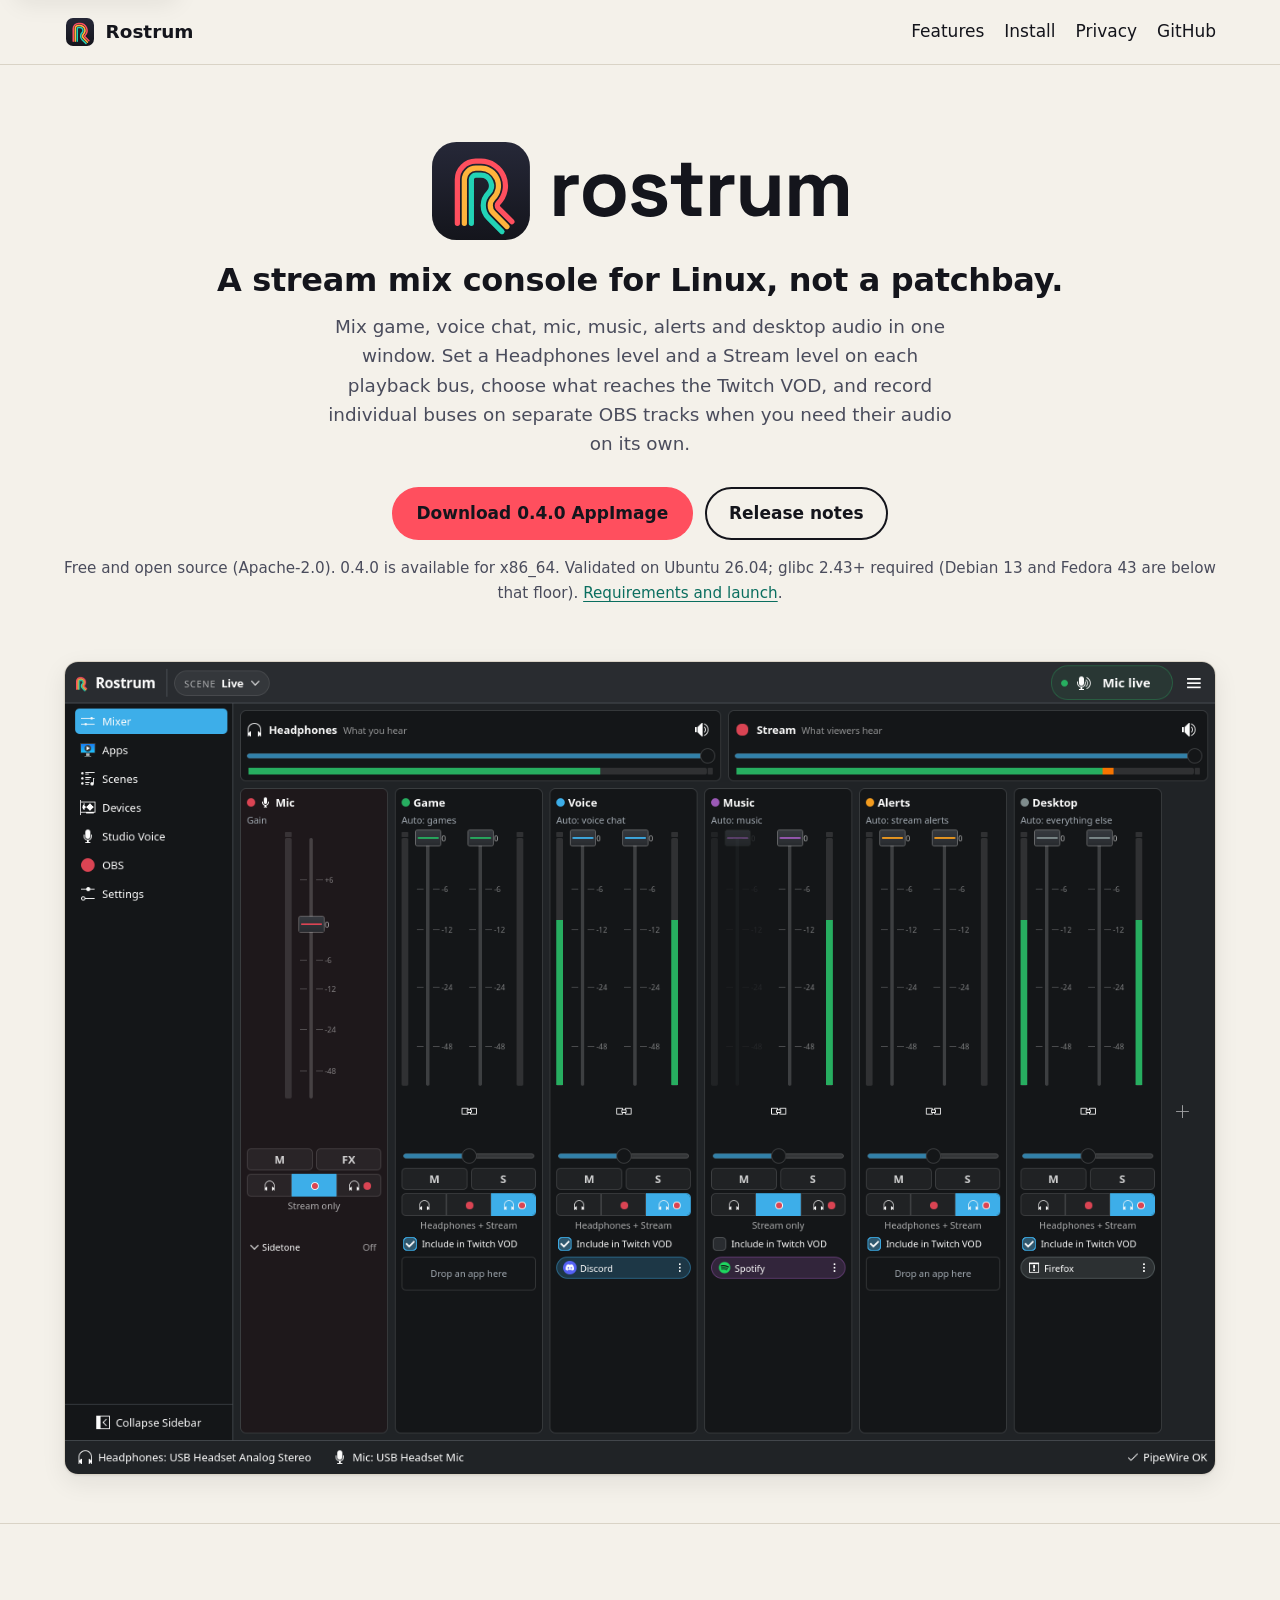
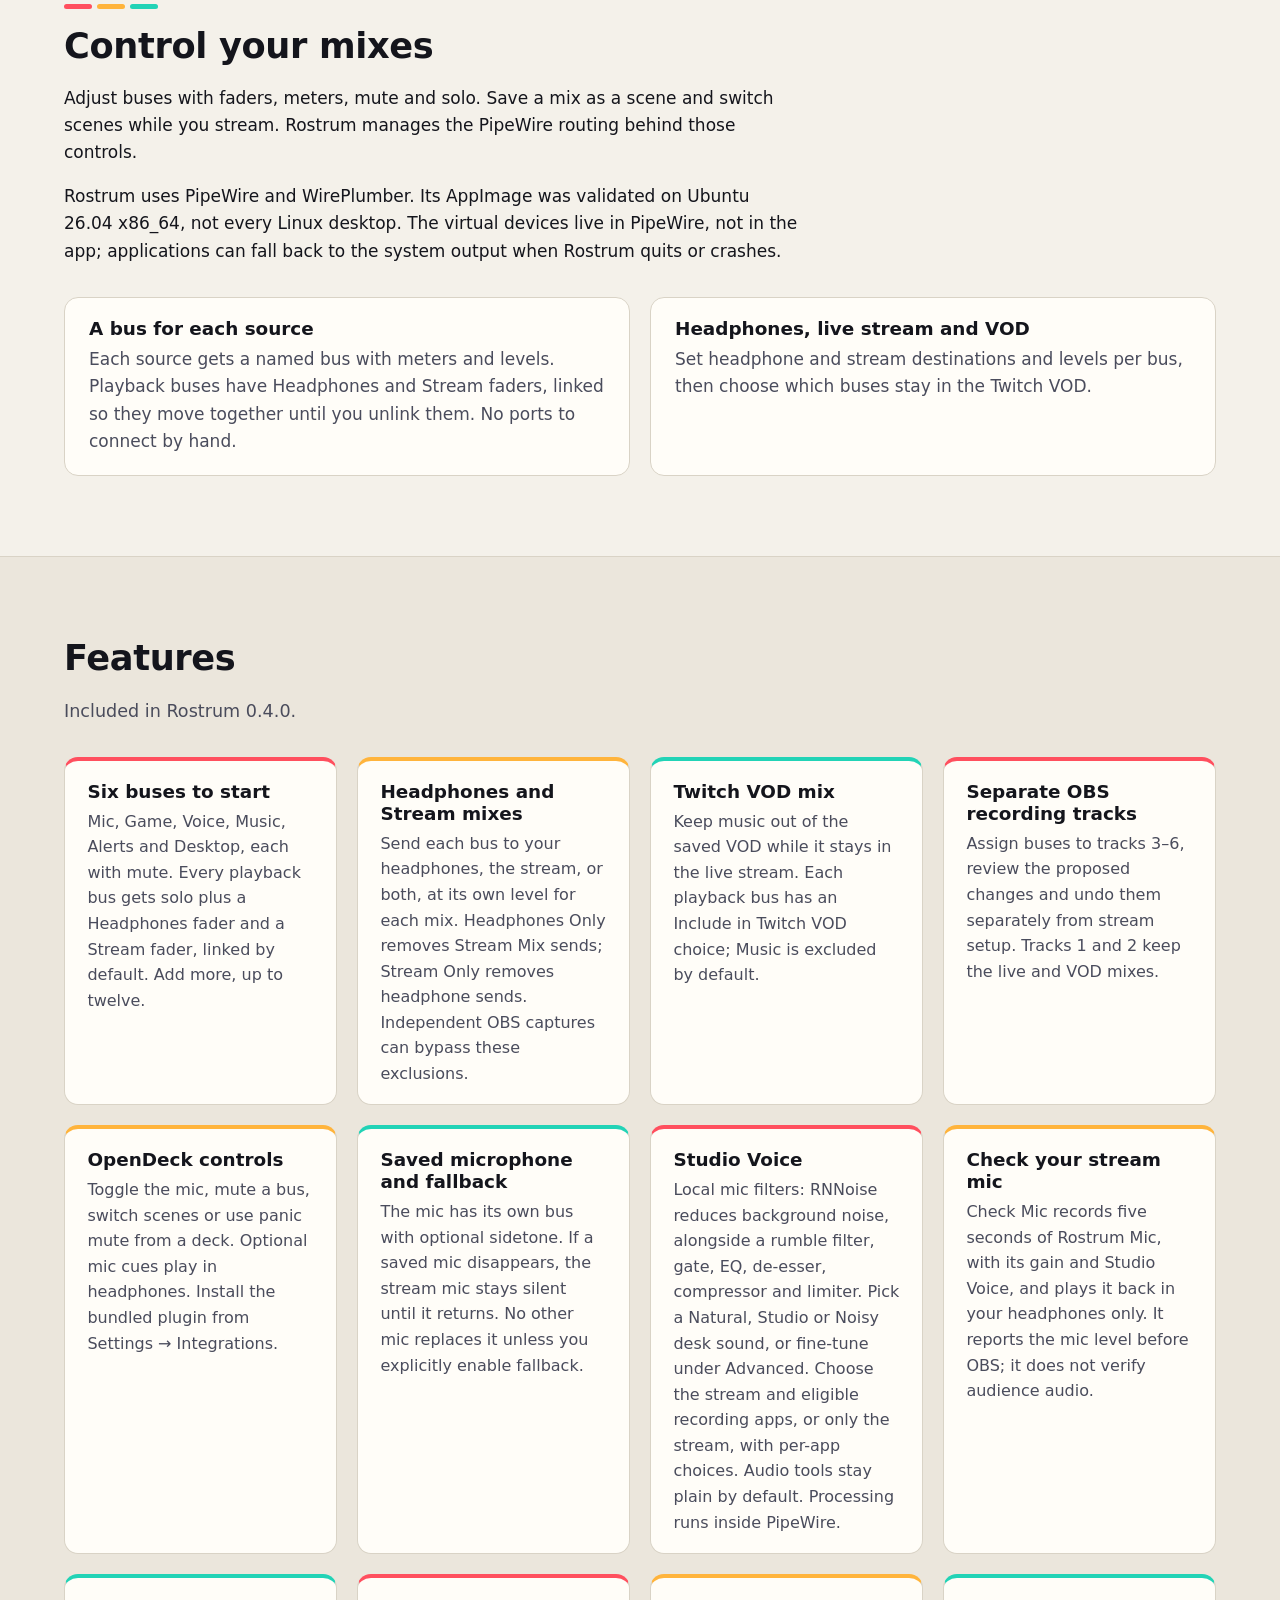
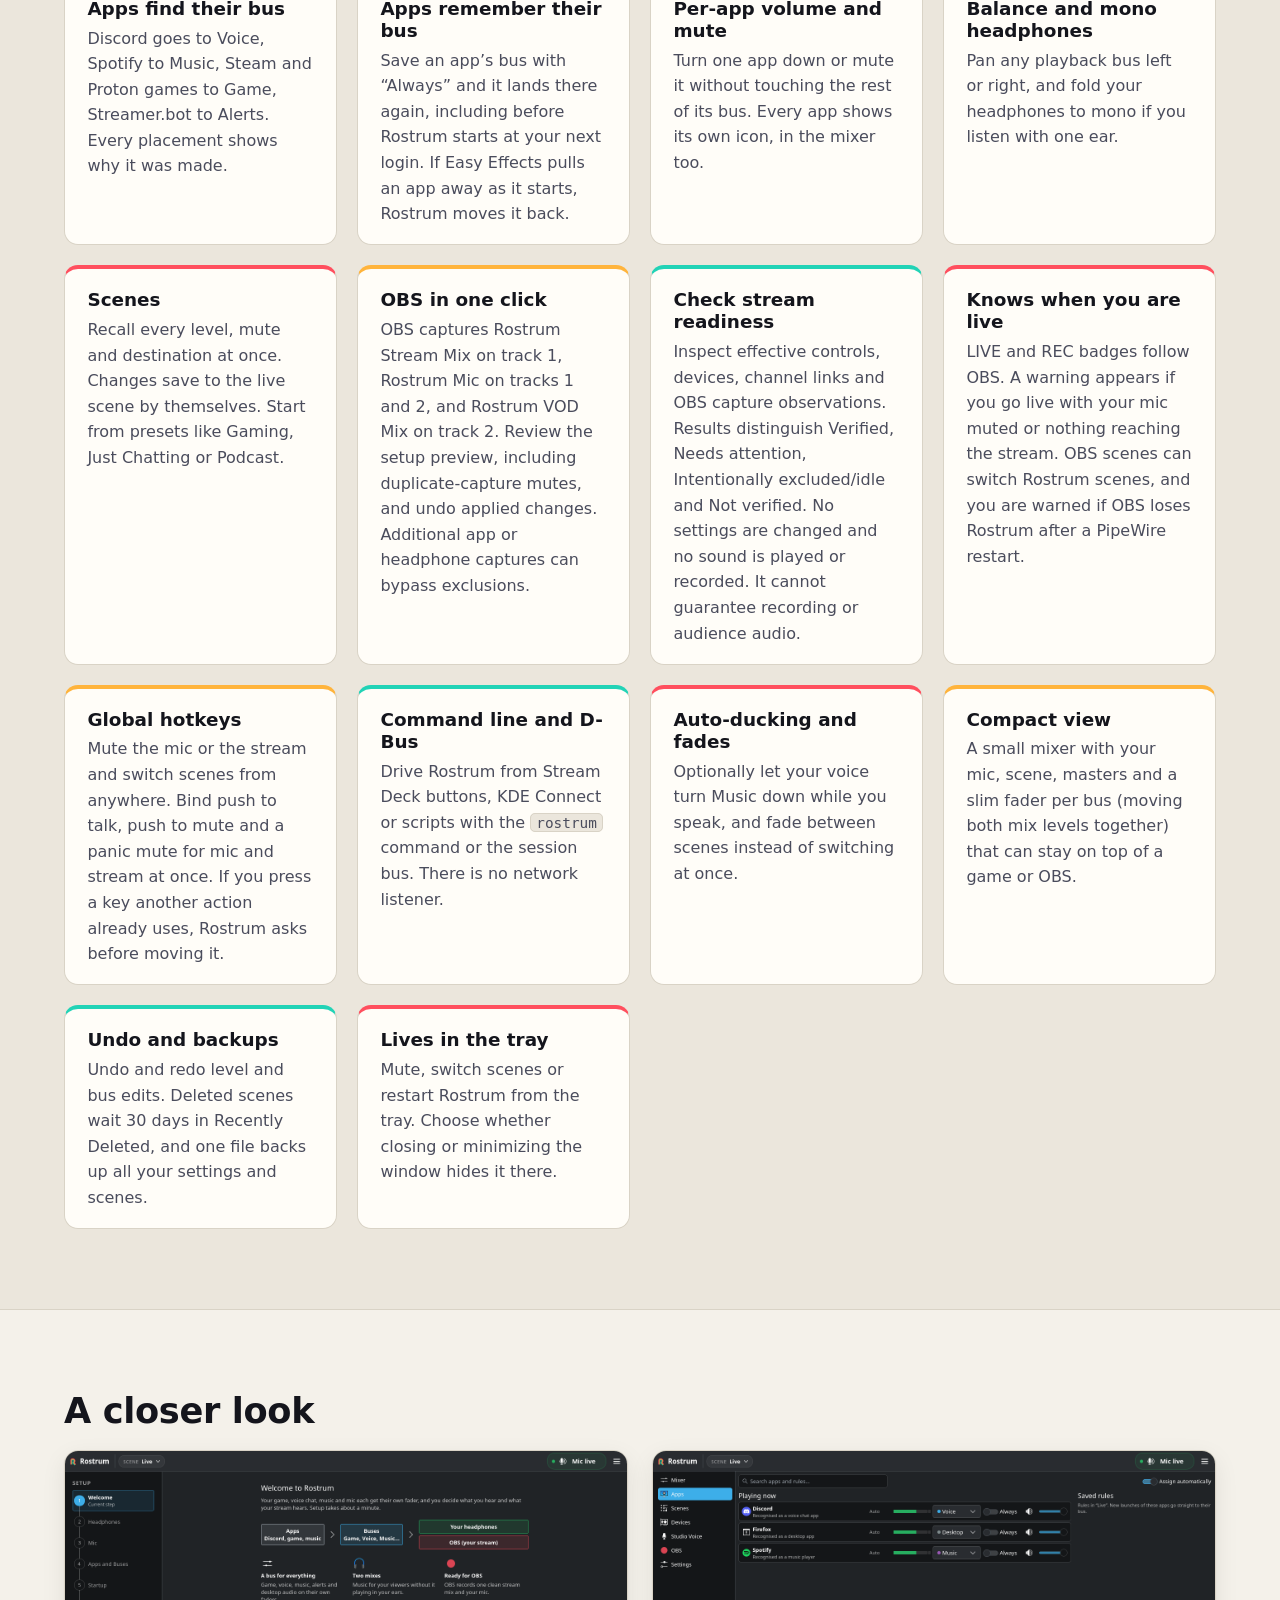
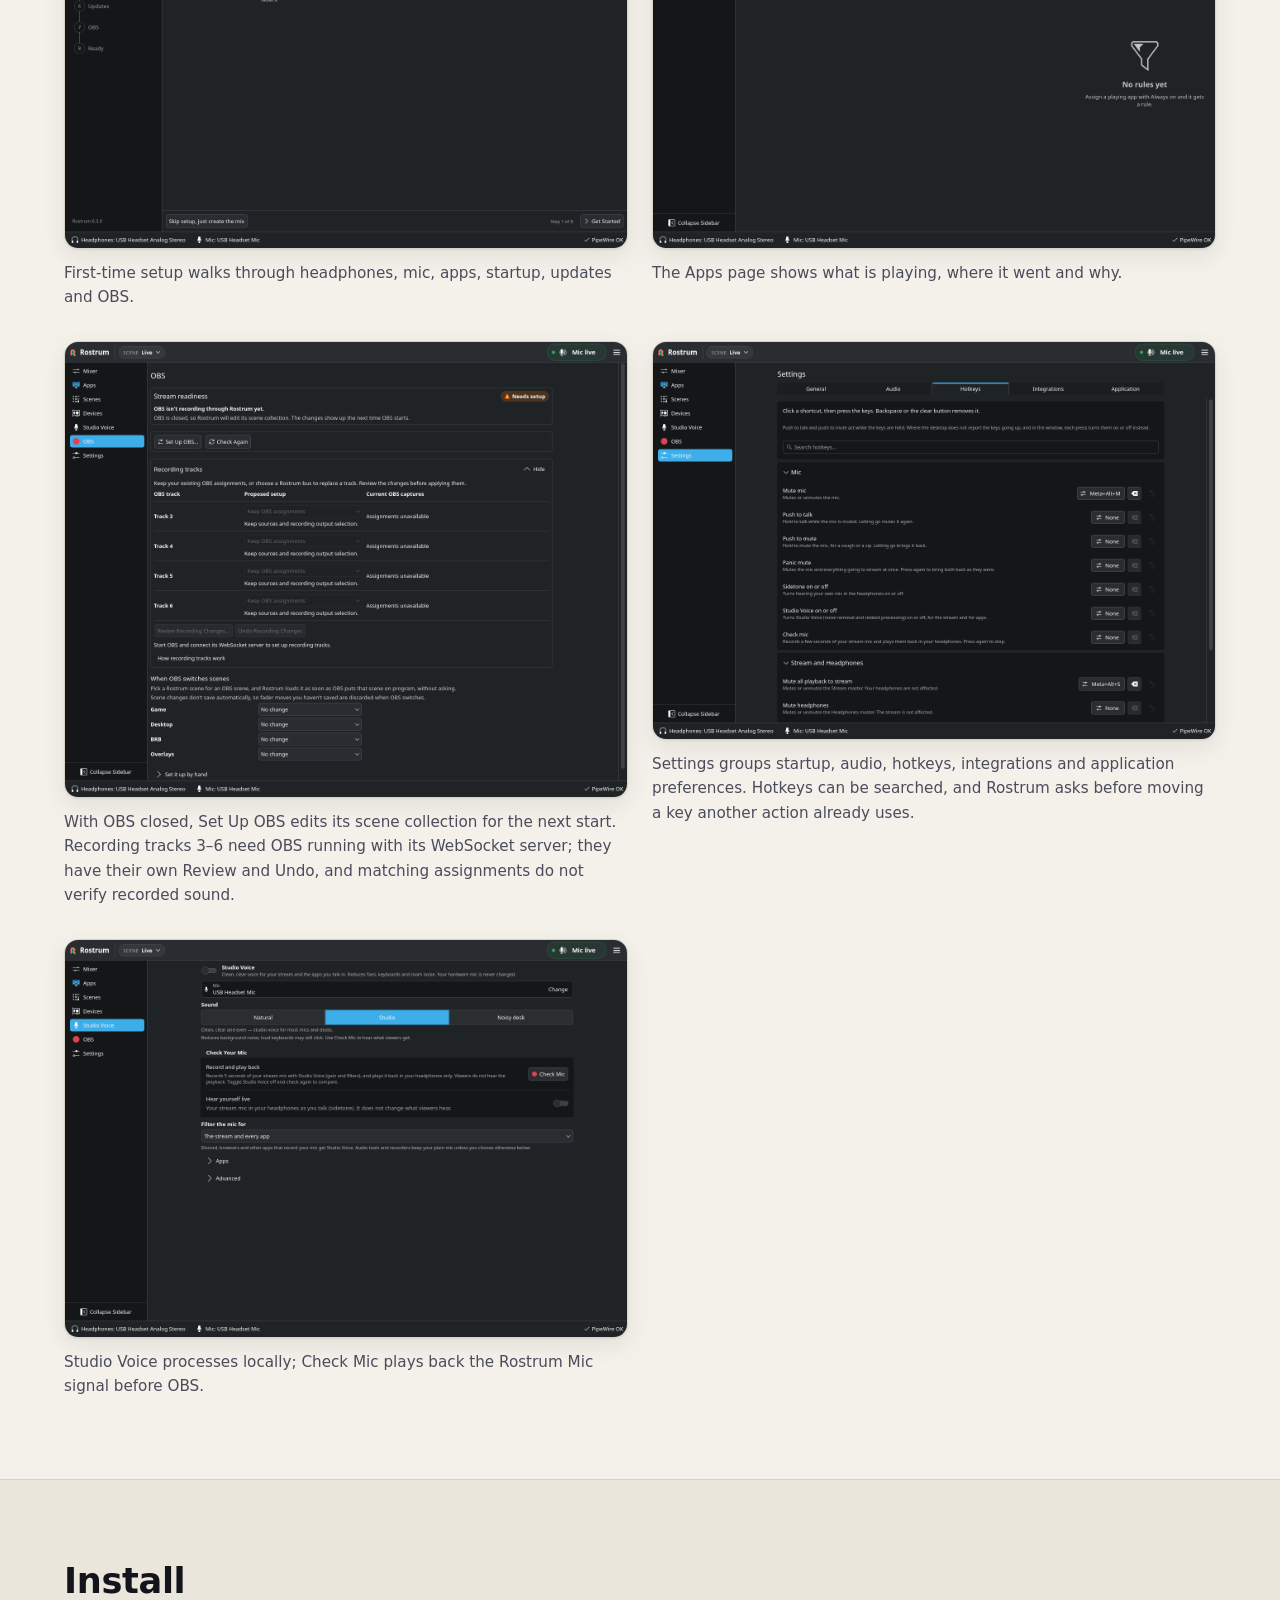
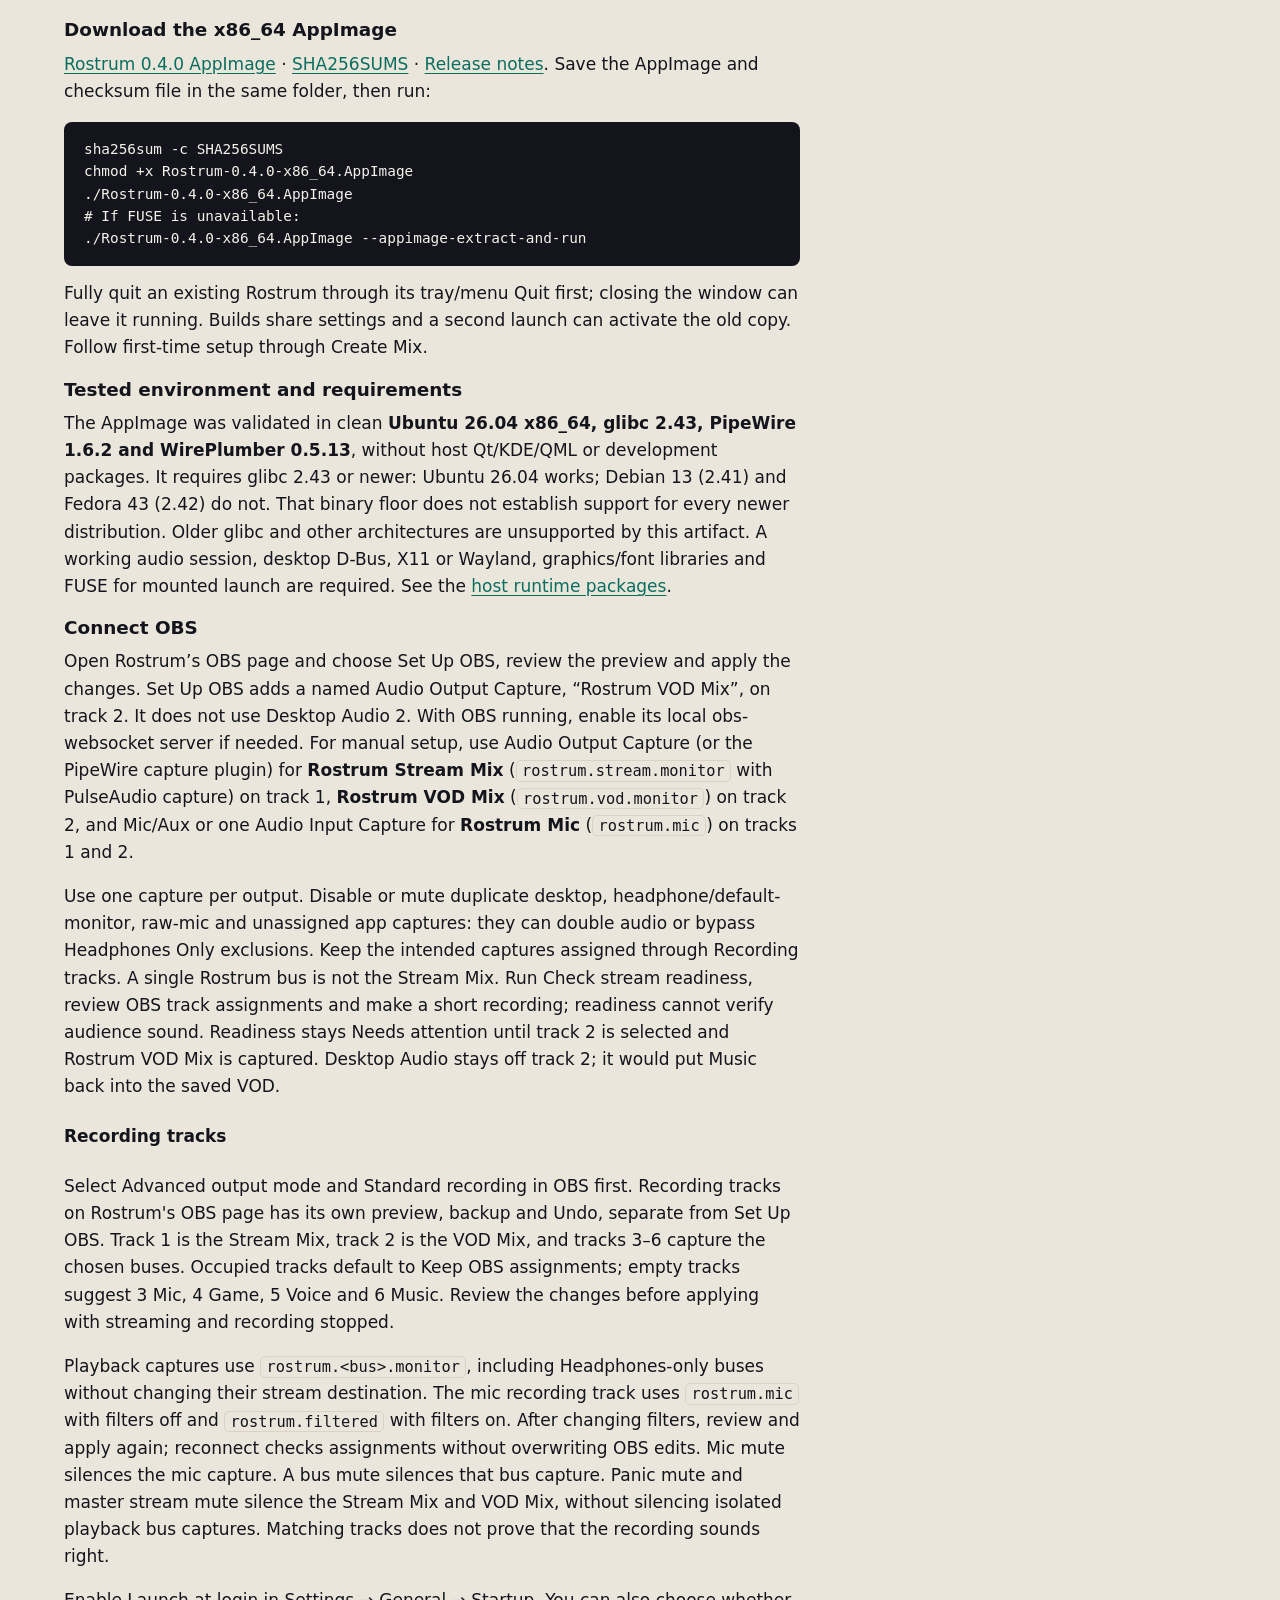
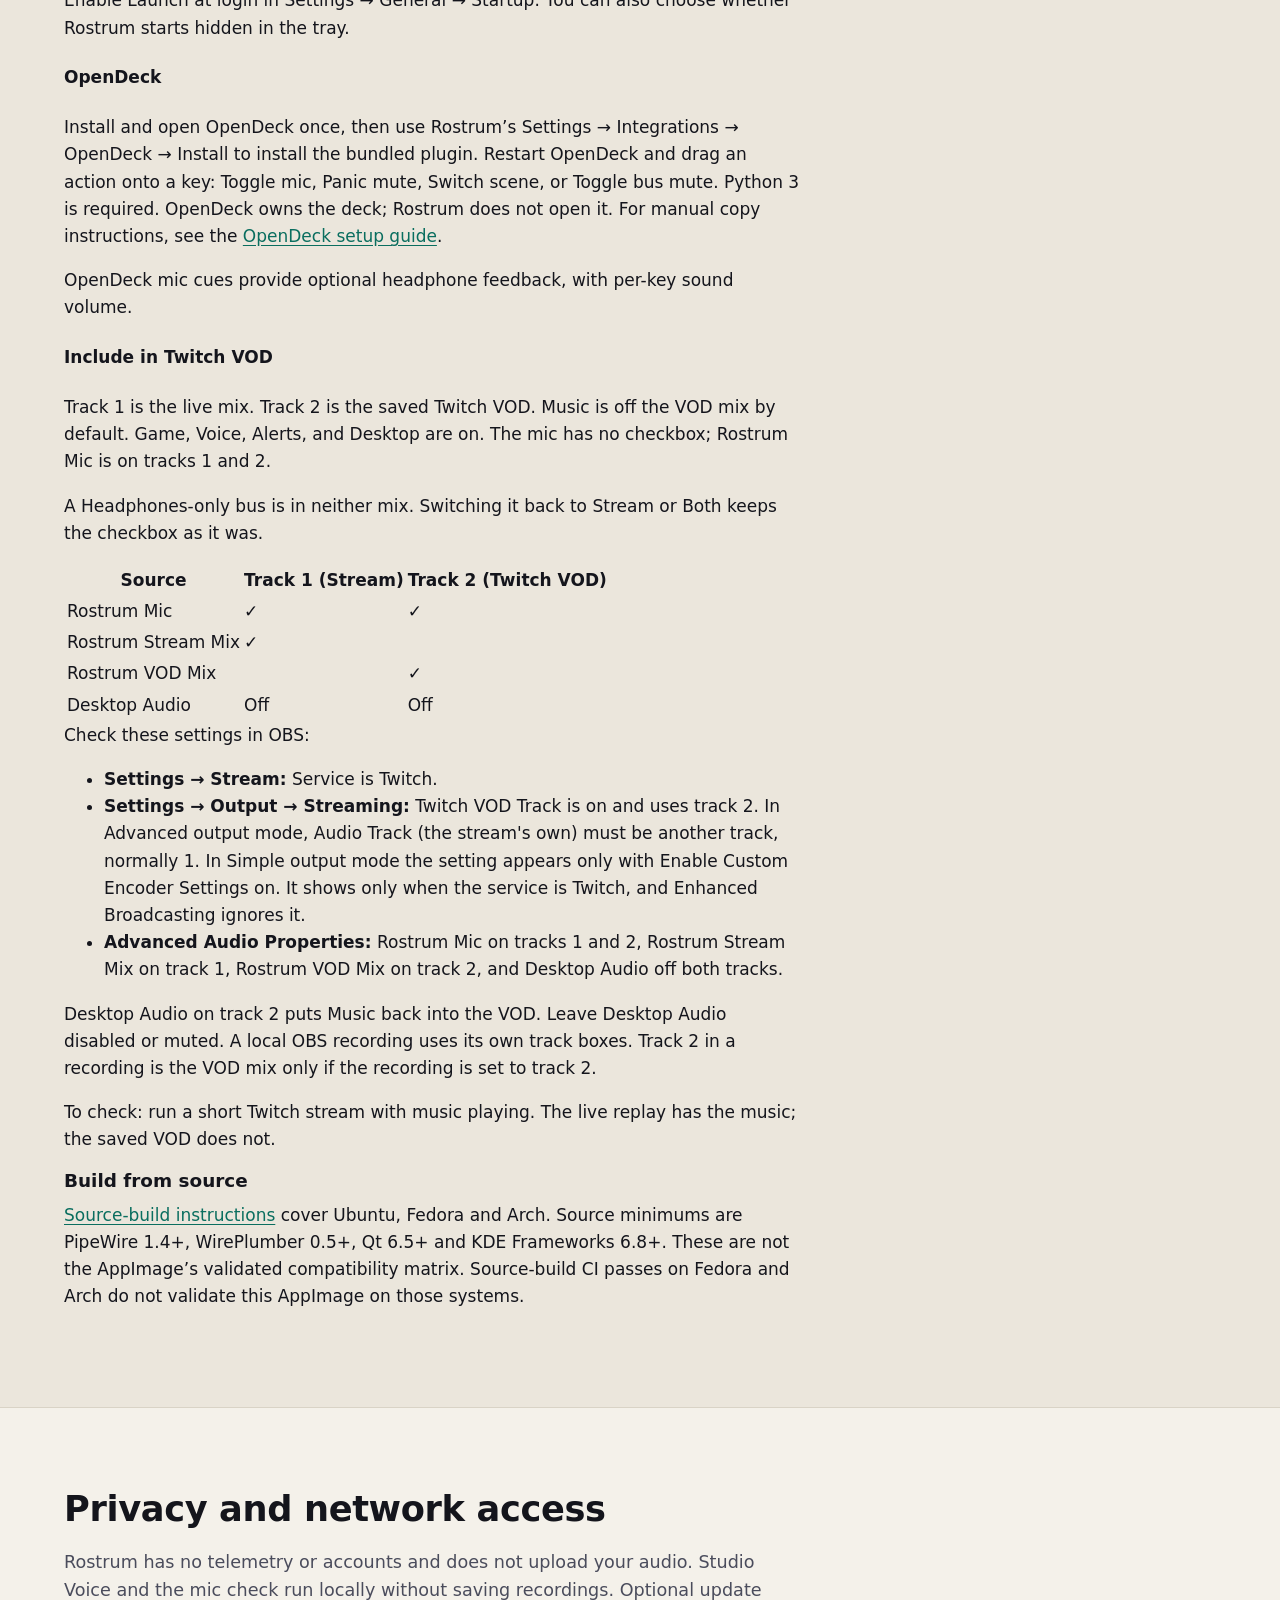
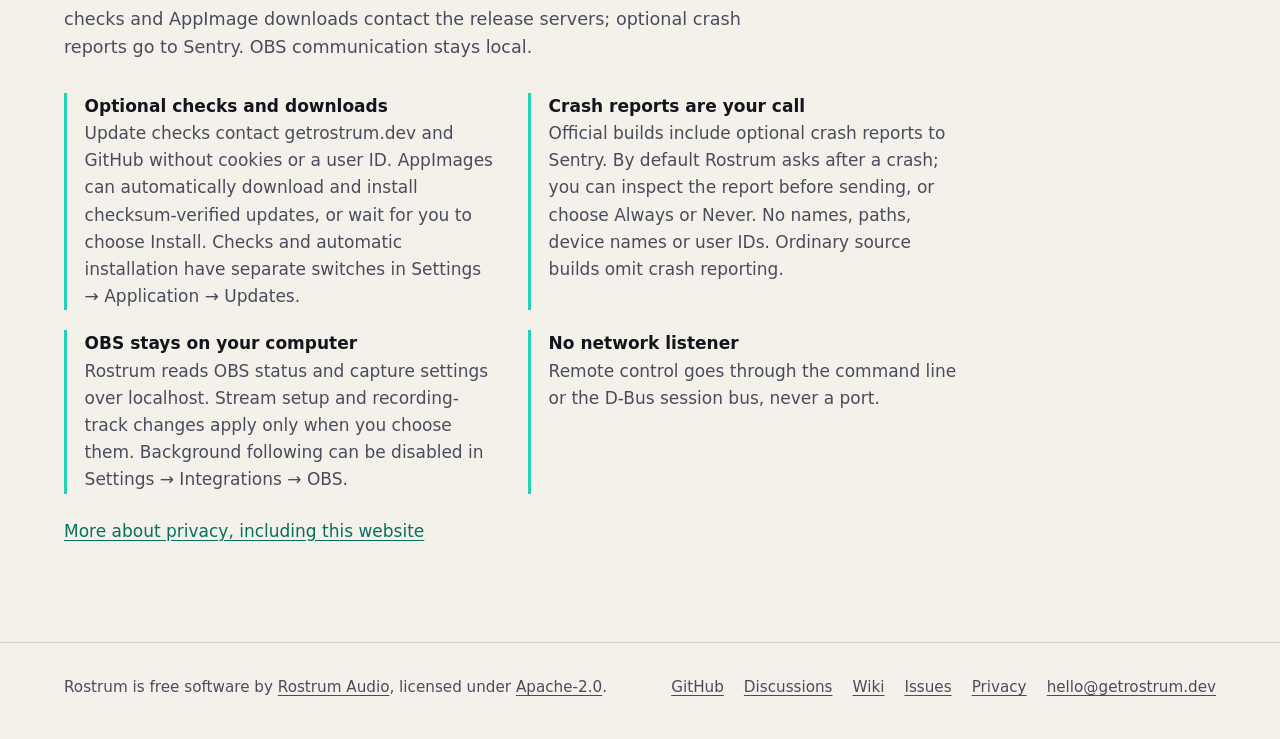
<file: index.html>
<!doctype html>
<html lang="en">
<head>
  <meta charset="utf-8">
  <meta name="viewport" content="width=device-width, initial-scale=1">
  <title>Rostrum: a stream mix console for Linux</title>
  <meta name="description" content="Rostrum splits your game, voice chat, mic, music, alerts and desktop audio into buses, each with Headphones and Stream levels, sent to your headphones, your stream, or both, with optional mic noise removal. Free and open source, for Linux with PipeWire.">
  <meta name="color-scheme" content="light dark">
  <meta name="theme-color" content="#f4f1ea" media="(prefers-color-scheme: light)">
  <meta name="theme-color" content="#14151c" media="(prefers-color-scheme: dark)">
  <link rel="canonical" href="https://getrostrum.dev/">
  <link rel="icon" href="/favicon.svg" type="image/svg+xml">
  <link rel="apple-touch-icon" href="/apple-touch-icon.png">
  <link rel="stylesheet" href="style.css">
  <meta property="og:type" content="website">
  <meta property="og:site_name" content="Rostrum">
  <meta property="og:title" content="Rostrum: a stream mix console for Linux">
  <meta property="og:description" content="Mix Linux audio with Headphones and Stream levels per bus, for live streams and Twitch VODs, with separate OBS recording tracks.">
  <meta property="og:url" content="https://getrostrum.dev/">
  <meta property="og:image" content="https://getrostrum.dev/images/social-preview.png">
  <meta property="og:image:width" content="1280">
  <meta property="og:image:height" content="640">
  <meta property="og:image:alt" content="Rostrum: a stream mix console for Linux">
  <meta name="twitter:card" content="summary_large_image">
</head>
<body>
  <a class="skip-link" href="#main">Skip to content</a>

  <header class="site-header">
    <div class="wrap">
      <a class="brand" href="/" aria-label="Rostrum home">
        <img src="favicon.svg" alt="" width="32" height="32">
        <span>Rostrum</span>
      </a>
      <nav class="site-nav" aria-label="Main">
        <ul>
          <li><a href="#features">Features</a></li>
          <li><a href="#install">Install</a></li>
          <li><a href="#privacy">Privacy</a></li>
          <li><a href="https://github.com/rostrum-audio/rostrum">GitHub</a></li>
        </ul>
      </nav>
    </div>
  </header>

  <main id="main">
    <section class="hero" aria-labelledby="hero-title">
      <div class="wrap">
        <h1 id="hero-title">
          <picture>
            <source srcset="images/lockup-on-dark.svg" media="(prefers-color-scheme: dark)">
            <img src="images/lockup.svg" alt="Rostrum" width="510" height="120">
          </picture>
        </h1>
        <p class="tagline">A stream mix console for Linux, not a patchbay.</p>
        <p class="lede">
          Mix game, voice chat, mic, music, alerts and desktop audio in one window. Set a Headphones
          level and a Stream level on each playback bus, choose what reaches the Twitch VOD, and
          record individual buses on separate OBS tracks when you need their audio on its own.
        </p>
        <div class="actions">
          <a class="button button-primary" href="https://github.com/rostrum-audio/rostrum/releases/download/v0.4.0/Rostrum-0.4.0-x86_64.AppImage">Download 0.4.0 AppImage</a>
          <a class="button button-secondary" href="https://github.com/rostrum-audio/rostrum/releases/tag/v0.4.0">Release notes</a>
        </div>
        <p class="hero-note">Free and open source (Apache-2.0). 0.4.0 is available for x86_64. Validated on Ubuntu 26.04; glibc 2.43+ required (Debian 13 and Fedora 43 are below that floor). <a href="#install">Requirements and launch</a>.</p>

        <figure class="shot hero-shot">
          <button class="zoom" type="button" popovertarget="view-mixer">
            <span class="visually-hidden">Enlarge screenshot:</span>
            <img src="images/mixer.png?v=f54cd353" width="1360" height="960"
                 alt="The Rostrum mixer in a demo session: Headphones and Stream masters above the Mic strip and five playback strips, each with linked Headphones and Stream faders. Include in Twitch VOD is checked on Game and unchecked on Music.">
          </button>
        </figure>
      </div>
    </section>

    <section class="section" id="about" aria-labelledby="about-title">
      <div class="wrap">
        <div class="meters" aria-hidden="true"><span></span><span></span><span></span></div>
        <h2 id="about-title">Control your mixes</h2>
        <div class="narrow">
          <p>
            Adjust buses with faders, meters, mute and solo. Save a mix as a scene and switch
            scenes while you stream. Rostrum manages the PipeWire routing behind those controls.
          </p>
          <p>
            Rostrum uses PipeWire and WirePlumber. Its AppImage was validated on Ubuntu 26.04 x86_64,
            not every Linux desktop. The virtual devices live in PipeWire, not in the app;
            applications can fall back to the system output when Rostrum quits or crashes.
          </p>
        </div>
        <div class="compare">
          <div>
            <h3>A bus for each source</h3>
            <p>Each source gets a named bus with meters and levels. Playback buses have Headphones and Stream faders, linked so they move together until you unlink them. No ports to connect by hand.</p>
          </div>
          <div>
            <h3>Headphones, live stream and VOD</h3>
            <p>Set headphone and stream destinations and levels per bus, then choose which buses stay in the Twitch VOD.</p>
          </div>
        </div>
      </div>
    </section>

    <section class="section section-alt" id="features" aria-labelledby="features-title">
      <div class="wrap">
        <h2 id="features-title">Features</h2>
        <p class="section-intro">Included in Rostrum 0.4.0.</p>
        <ul class="features">
          <li>
            <h3>Six buses to start</h3>
            <p>Mic, Game, Voice, Music, Alerts and Desktop, each with mute. Every playback bus gets solo plus a Headphones fader and a Stream fader, linked by default. Add more, up to twelve.</p>
          </li>
          <li>
            <h3>Headphones and Stream mixes</h3>
            <p>Send each bus to your headphones, the stream, or both, at its own level for each mix. Headphones Only removes Stream Mix sends; Stream Only removes headphone sends. Independent OBS captures can bypass these exclusions.</p>
          </li>
          <li>
            <h3>Twitch VOD mix</h3>
            <p>Keep music out of the saved VOD while it stays in the live stream. Each playback bus has an Include in Twitch VOD choice; Music is excluded by default.</p>
          </li>
          <li>
            <h3>Separate OBS recording tracks</h3>
            <p>Assign buses to tracks 3–6, review the proposed changes and undo them separately from stream setup. Tracks 1 and 2 keep the live and VOD mixes.</p>
          </li>
          <li>
            <h3>OpenDeck controls</h3>
            <p>Toggle the mic, mute a bus, switch scenes or use panic mute from a deck. Optional mic cues play in headphones. Install the bundled plugin from Settings → Integrations.</p>
          </li>
          <li>
            <h3>Saved microphone and fallback</h3>
            <p>The mic has its own bus with optional sidetone. If a saved mic disappears, the stream mic stays silent until it returns. No other mic replaces it unless you explicitly enable fallback.</p>
          </li>
          <li>
            <h3>Studio Voice</h3>
            <p>Local mic filters: RNNoise reduces background noise, alongside a rumble filter, gate, EQ, de-esser, compressor and limiter. Pick a Natural, Studio or Noisy desk sound, or fine-tune under Advanced. Choose the stream and eligible recording apps, or only the stream, with per-app choices. Audio tools stay plain by default. Processing runs inside PipeWire.</p>
          </li>
          <li>
            <h3>Check your stream mic</h3>
            <p>Check Mic records five seconds of Rostrum Mic, with its gain and Studio Voice, and plays it back in your headphones only. It reports the mic level before OBS; it does not verify audience audio.</p>
          </li>
          <li>
            <h3>Apps find their bus</h3>
            <p>Discord goes to Voice, Spotify to Music, Steam and Proton games to Game, Streamer.bot to Alerts. Every placement shows why it was made.</p>
          </li>
          <li>
            <h3>Apps remember their bus</h3>
            <p>Save an app’s bus with “Always” and it lands there again, including before Rostrum starts at your next login. If Easy Effects pulls an app away as it starts, Rostrum moves it back.</p>
          </li>
          <li>
            <h3>Per-app volume and mute</h3>
            <p>Turn one app down or mute it without touching the rest of its bus. Every app shows its own icon, in the mixer too.</p>
          </li>
          <li>
            <h3>Balance and mono headphones</h3>
            <p>Pan any playback bus left or right, and fold your headphones to mono if you listen with one ear.</p>
          </li>
          <li>
            <h3>Scenes</h3>
            <p>Recall every level, mute and destination at once. Changes save to the live scene by themselves. Start from presets like Gaming, Just Chatting or Podcast.</p>
          </li>
          <li>
            <h3>OBS in one click</h3>
            <p>OBS captures Rostrum Stream Mix on track 1, Rostrum Mic on tracks 1 and 2, and Rostrum VOD Mix on track 2. Review the setup preview, including duplicate-capture mutes, and undo applied changes. Additional app or headphone captures can bypass exclusions.</p>
          </li>
          <li>
            <h3>Check stream readiness</h3>
            <p>Inspect effective controls, devices, channel links and OBS capture observations. Results distinguish Verified, Needs attention, Intentionally excluded/idle and Not verified. No settings are changed and no sound is played or recorded. It cannot guarantee recording or audience audio.</p>
          </li>
          <li>
            <h3>Knows when you are live</h3>
            <p>LIVE and REC badges follow OBS. A warning appears if you go live with your mic muted or nothing reaching the stream. OBS scenes can switch Rostrum scenes, and you are warned if OBS loses Rostrum after a PipeWire restart.</p>
          </li>
          <li>
            <h3>Global hotkeys</h3>
            <p>Mute the mic or the stream and switch scenes from anywhere. Bind push to talk, push to mute and a panic mute for mic and stream at once. If you press a key another action already uses, Rostrum asks before moving it.</p>
          </li>
          <li>
            <h3>Command line and D-Bus</h3>
            <p>Drive Rostrum from Stream Deck buttons, KDE Connect or scripts with the <code>rostrum</code> command or the session bus. There is no network listener.</p>
          </li>
          <li>
            <h3>Auto-ducking and fades</h3>
            <p>Optionally let your voice turn Music down while you speak, and fade between scenes instead of switching at once.</p>
          </li>
          <li>
            <h3>Compact view</h3>
            <p>A small mixer with your mic, scene, masters and a slim fader per bus (moving both mix levels together) that can stay on top of a game or OBS.</p>
          </li>
          <li>
            <h3>Undo and backups</h3>
            <p>Undo and redo level and bus edits. Deleted scenes wait 30 days in Recently Deleted, and one file backs up all your settings and scenes.</p>
          </li>
          <li>
            <h3>Lives in the tray</h3>
            <p>Mute, switch scenes or restart Rostrum from the tray. Choose whether closing or minimizing the window hides it there.</p>
          </li>
        </ul>
      </div>
    </section>

    <section class="section" id="screenshots" aria-labelledby="screenshots-title">
      <div class="wrap">
        <h2 id="screenshots-title">A closer look</h2>
        <div class="gallery">
          <figure class="shot">
            <button class="zoom" type="button" popovertarget="view-wizard">
              <span class="visually-hidden">Enlarge screenshot:</span>
              <img src="images/wizard.png?v=20162a6c" width="1360" height="960"
                   alt="First-time setup: a list of steps on the left, and a diagram of apps going to buses and buses going to your headphones and to OBS.">
            </button>
            <figcaption>First-time setup walks through headphones, mic, apps, startup, updates and OBS.</figcaption>
          </figure>
          <figure class="shot">
            <button class="zoom" type="button" popovertarget="view-apps">
              <span class="visually-hidden">Enlarge screenshot:</span>
              <img src="images/apps.png?v=3c568f76" width="1360" height="960"
                   alt="The Apps page: the apps playing now, the bus each is on and why, and the saved rules.">
            </button>
            <figcaption>The Apps page shows what is playing, where it went and why.</figcaption>
          </figure>
          <figure class="shot">
            <button class="zoom" type="button" popovertarget="view-obs">
              <span class="visually-hidden">Enlarge screenshot:</span>
              <img src="images/obs.png?v=d9120701" width="1360" height="1100"
                   alt="The Rostrum 0.3.0 OBS page in a private demo session with OBS closed: stream readiness, Set Up OBS, recording tracks 3 to 6 and OBS scene switching.">
            </button>
            <figcaption>With OBS closed, Set Up OBS edits its scene collection for the next start. Recording tracks 3–6 need OBS running with its WebSocket server; they have their own Review and Undo, and matching assignments do not verify recorded sound.</figcaption>
          </figure>
          <figure class="shot">
            <button class="zoom" type="button" popovertarget="view-settings">
              <span class="visually-hidden">Enlarge screenshot:</span>
              <img src="images/settings.png?v=6564255f" width="1360" height="960"
                   alt="Rostrum 0.3.0 Settings on the Hotkeys tab: a search field, then the Mic shortcuts, each with clear and reset buttons.">
            </button>
            <figcaption>Settings groups startup, audio, hotkeys, integrations and application preferences. Hotkeys can be searched, and Rostrum asks before moving a key another action already uses.</figcaption>
          </figure>
          <figure class="shot">
            <button class="zoom" type="button" popovertarget="view-micfilters">
              <span class="visually-hidden">Enlarge screenshot:</span>
              <img src="images/micfilters.png?v=e48c77a8" width="1360" height="960"
                   alt="The Studio Voice page: the on switch, the mic, the Natural, Studio and Noisy desk sounds, Check Your Mic, and which apps get the filtered mic.">
            </button>
            <figcaption>Studio Voice processes locally; Check Mic plays back the Rostrum Mic signal before OBS.</figcaption>
          </figure>
        </div>
      </div>
    </section>

    <section class="section section-alt" id="install" aria-labelledby="install-title">
      <div class="wrap">
        <h2 id="install-title">Install</h2>
        <div class="narrow">
        <h3>Download the x86_64 AppImage</h3>
        <p>
          <a href="https://github.com/rostrum-audio/rostrum/releases/download/v0.4.0/Rostrum-0.4.0-x86_64.AppImage">Rostrum 0.4.0 AppImage</a> ·
          <a href="https://github.com/rostrum-audio/rostrum/releases/download/v0.4.0/SHA256SUMS">SHA256SUMS</a> ·
          <a href="https://github.com/rostrum-audio/rostrum/releases/tag/v0.4.0">Release notes</a>.
          Save the AppImage and checksum file in the same folder, then run:
        </p>
<pre><code>sha256sum -c SHA256SUMS
chmod +x Rostrum-0.4.0-x86_64.AppImage
./Rostrum-0.4.0-x86_64.AppImage
# If FUSE is unavailable:
./Rostrum-0.4.0-x86_64.AppImage --appimage-extract-and-run</code></pre>
        <p>
          Fully quit an existing Rostrum through its tray/menu Quit first; closing the window can
          leave it running. Builds share settings and a second launch can activate the old copy.
          Follow first-time setup through Create Mix.
        </p>
        <h3>Tested environment and requirements</h3>
        <p>
          The AppImage was validated in clean <strong>Ubuntu 26.04 x86_64, glibc 2.43,
          PipeWire 1.6.2 and WirePlumber 0.5.13</strong>, without host Qt/KDE/QML or development
          packages. It requires glibc 2.43 or newer: Ubuntu 26.04 works; Debian 13 (2.41) and
          Fedora 43 (2.42) do not. That binary floor does not establish support
          for every newer distribution. Older glibc and other architectures are unsupported by
          this artifact. A working audio session, desktop D-Bus, X11 or Wayland, graphics/font
          libraries and FUSE for mounted launch are required. See the
          <a href="https://github.com/rostrum-audio/rostrum/blob/v0.4.0/docs/releasing.md#what-gets-published">host runtime packages</a>.
        </p>
        <h3>Connect OBS</h3>
        <p>
          Open Rostrum’s OBS page and choose Set Up OBS, review the preview and apply the changes.
          Set Up OBS adds a named Audio Output Capture, “Rostrum VOD Mix”, on track 2. It does not
          use Desktop Audio 2. With OBS running, enable its local obs-websocket server if needed.
          For manual setup, use Audio Output Capture (or the PipeWire capture plugin) for
          <strong>Rostrum Stream Mix</strong> (<code>rostrum.stream.monitor</code> with PulseAudio capture)
          on track 1, <strong>Rostrum VOD Mix</strong> (<code>rostrum.vod.monitor</code>) on track 2,
          and Mic/Aux or one Audio Input Capture for <strong>Rostrum Mic</strong>
          (<code>rostrum.mic</code>) on tracks 1 and 2.
        </p>
        <p>
          Use one capture per output. Disable or mute duplicate desktop, headphone/default-monitor,
          raw-mic and unassigned app captures: they can double audio or bypass Headphones Only exclusions.
          Keep the intended captures assigned through Recording tracks.
          A single Rostrum bus is not the Stream Mix. Run Check stream readiness, review OBS track
          assignments and make a short recording; readiness cannot verify audience sound.
          Readiness stays Needs attention until track 2 is selected and Rostrum VOD Mix is captured.
          Desktop Audio stays off track 2; it would put Music back into the saved VOD.
        </p>
        <h4>Recording tracks</h4>
        <p>
          Select Advanced output mode and Standard recording in OBS first. Recording tracks
          on Rostrum's OBS page has its own preview, backup and Undo, separate from Set Up OBS. Track 1 is the Stream Mix, track 2 is the VOD Mix, and tracks 3–6 capture
          the chosen buses. Occupied tracks default to Keep OBS assignments; empty tracks suggest
          3 Mic, 4 Game, 5 Voice and 6 Music. Review the changes before applying with streaming
          and recording stopped.
        </p>
        <p>
          Playback captures use <code>rostrum.&lt;bus&gt;.monitor</code>, including Headphones-only
          buses without changing their stream destination. The mic recording track uses
          <code>rostrum.mic</code> with filters off and <code>rostrum.filtered</code> with filters
          on. After changing filters, review and apply again; reconnect checks assignments
          without overwriting OBS edits. Mic mute silences the mic capture. A bus mute silences
          that bus capture. Panic mute and master stream mute silence the Stream Mix and VOD Mix,
          without silencing isolated playback bus captures. Matching tracks does not prove
          that the recording sounds right.
        </p>
        <p>
          Enable Launch at login in Settings → General → Startup. You can also choose whether
          Rostrum starts hidden in the tray.
        </p>
        <h4>OpenDeck</h4>
        <p>
          Install and open OpenDeck once, then use Rostrum’s Settings → Integrations → OpenDeck →
          Install to install the bundled plugin. Restart OpenDeck and drag an action onto a key:
          Toggle mic, Panic mute, Switch scene, or Toggle bus mute. Python 3 is required.
          OpenDeck owns the deck; Rostrum does not open it. For manual copy instructions, see the
          <a href="https://github.com/rostrum-audio/rostrum/tree/v0.4.0#opendeck">OpenDeck setup guide</a>.
        </p>
        <p>OpenDeck mic cues provide optional headphone feedback, with per-key sound volume.</p>
        <section id="vod" aria-labelledby="vod-title">
          <h4 id="vod-title">Include in Twitch VOD</h4>
          <p>
            Track 1 is the live mix. Track 2 is the saved Twitch VOD. Music is off the VOD mix by default.
            Game, Voice, Alerts, and Desktop are on. The mic has no checkbox; Rostrum Mic is on tracks 1 and 2.
          </p>
          <p>
            A Headphones-only bus is in neither mix. Switching it back to Stream or Both keeps the checkbox as it was.
          </p>
          <table>
            <thead>
              <tr>
                <th scope="col">Source</th>
                <th scope="col">Track 1 (Stream)</th>
                <th scope="col">Track 2 (Twitch VOD)</th>
              </tr>
            </thead>
            <tbody>
              <tr>
                <td>Rostrum Mic</td>
                <td>✓</td>
                <td>✓</td>
              </tr>
              <tr>
                <td>Rostrum Stream Mix</td>
                <td>✓</td>
                <td></td>
              </tr>
              <tr>
                <td>Rostrum VOD Mix</td>
                <td></td>
                <td>✓</td>
              </tr>
              <tr>
                <td>Desktop Audio</td>
                <td>Off</td>
                <td>Off</td>
              </tr>
            </tbody>
          </table>
          <p>
            Check these settings in OBS:
          </p>
          <ul>
            <li><strong>Settings → Stream:</strong> Service is Twitch.</li>
            <li><strong>Settings → Output → Streaming:</strong> Twitch VOD Track is on and uses track 2. In Advanced output mode, Audio Track (the stream's own) must be another track, normally 1. In Simple output mode the setting appears only with Enable Custom Encoder Settings on. It shows only when the service is Twitch, and Enhanced Broadcasting ignores it.</li>
            <li><strong>Advanced Audio Properties:</strong> Rostrum Mic on tracks 1 and 2, Rostrum Stream Mix on track 1, Rostrum VOD Mix on track 2, and Desktop Audio off both tracks.</li>
          </ul>
          <p>
            Desktop Audio on track 2 puts Music back into the VOD. Leave Desktop Audio disabled or muted.
            A local OBS recording uses its own track boxes. Track 2 in a recording is the VOD mix only if the recording is set to track 2.
          </p>
          <p>
            To check: run a short Twitch stream with music playing. The live replay has the music; the saved VOD does not.
          </p>
        </section>
        <h3>Build from source</h3>
        <p>
          <a href="https://github.com/rostrum-audio/rostrum#build-from-source">Source-build instructions</a>
          cover Ubuntu, Fedora and Arch. Source minimums are PipeWire 1.4+, WirePlumber 0.5+,
          Qt 6.5+ and KDE Frameworks 6.8+. These are not the AppImage’s validated compatibility
          matrix. Source-build CI passes on Fedora and Arch do not validate this AppImage on those
          systems.
        </p>
        </div>
      </div>
    </section>

    <section class="section" id="privacy" aria-labelledby="privacy-title">
      <div class="wrap">
        <h2 id="privacy-title">Privacy and network access</h2>
        <p class="section-intro">
          Rostrum has no telemetry or accounts and does not upload your audio. Studio Voice and the
          mic check run locally without saving recordings. Optional update checks and AppImage downloads
          contact the release servers; optional crash reports go to Sentry. OBS communication stays local.
        </p>
        <ul class="privacy-list">
          <li>
            <strong>Optional checks and downloads</strong>
            <span>Update checks contact getrostrum.dev and GitHub without cookies or a user ID. AppImages can automatically download and install checksum-verified updates, or wait for you to choose Install. Checks and automatic installation have separate switches in Settings → Application → Updates.</span>
          </li>
          <li>
            <strong>Crash reports are your call</strong>
            <span>Official builds include optional crash reports to Sentry. By default Rostrum asks after a crash; you can inspect the report before sending, or choose Always or Never. No names, paths, device names or user IDs. Ordinary source builds omit crash reporting.</span>
          </li>
          <li>
            <strong>OBS stays on your computer</strong>
            <span>Rostrum reads OBS status and capture settings over localhost. Stream setup and recording-track changes apply only when you choose them. Background following can be disabled in Settings → Integrations → OBS.</span>
          </li>
          <li>
            <strong>No network listener</strong>
            <span>Remote control goes through the command line or the D-Bus session bus, never a port.</span>
          </li>
        </ul>
        <p><a href="privacy.html">More about privacy, including this website</a></p>
      </div>
    </section>

    <div class="lightbox" id="view-mixer" popover>
      <button type="button" popovertarget="view-mixer" popovertargetaction="hide">
        <span class="visually-hidden">Close the enlarged screenshot</span>
        <img src="images/mixer.png?v=f54cd353" width="1360" height="960" alt="">
        <span class="lightbox-close" aria-hidden="true">✕</span>
      </button>
    </div>
    <div class="lightbox" id="view-wizard" popover>
      <button type="button" popovertarget="view-wizard" popovertargetaction="hide">
        <span class="visually-hidden">Close the enlarged screenshot</span>
        <img src="images/wizard.png?v=20162a6c" width="1360" height="960" alt="">
        <span class="lightbox-close" aria-hidden="true">✕</span>
      </button>
    </div>
    <div class="lightbox" id="view-apps" popover>
      <button type="button" popovertarget="view-apps" popovertargetaction="hide">
        <span class="visually-hidden">Close the enlarged screenshot</span>
        <img src="images/apps.png?v=3c568f76" width="1360" height="960" alt="">
        <span class="lightbox-close" aria-hidden="true">✕</span>
      </button>
    </div>
    <div class="lightbox" id="view-obs" popover>
      <button type="button" popovertarget="view-obs" popovertargetaction="hide">
        <span class="visually-hidden">Close the enlarged screenshot</span>
        <img src="images/obs.png?v=d9120701" width="1360" height="1100" alt="">
        <span class="lightbox-close" aria-hidden="true">✕</span>
      </button>
    </div>
    <div class="lightbox" id="view-settings" popover>
      <button type="button" popovertarget="view-settings" popovertargetaction="hide">
        <span class="visually-hidden">Close the enlarged screenshot</span>
        <img src="images/settings.png?v=6564255f" width="1360" height="960" alt="">
        <span class="lightbox-close" aria-hidden="true">✕</span>
      </button>
    </div>
    <div class="lightbox" id="view-micfilters" popover>
      <button type="button" popovertarget="view-micfilters" popovertargetaction="hide">
        <span class="visually-hidden">Close the enlarged screenshot</span>
        <img src="images/micfilters.png?v=e48c77a8" width="1360" height="960" alt="">
        <span class="lightbox-close" aria-hidden="true">✕</span>
      </button>
    </div>
  </main>

  <footer class="site-footer">
    <div class="wrap">
      <p>Rostrum is free software by <a href="https://github.com/rostrum-audio">Rostrum Audio</a>, licensed under <a href="https://github.com/rostrum-audio/rostrum/blob/main/LICENSE">Apache-2.0</a>.</p>
      <nav aria-label="Project links">
        <ul>
          <li><a href="https://github.com/rostrum-audio/rostrum">GitHub</a></li>
          <li><a href="https://github.com/rostrum-audio/rostrum/discussions">Discussions</a></li>
          <li><a href="https://github.com/rostrum-audio/rostrum/wiki">Wiki</a></li>
          <li><a href="https://github.com/rostrum-audio/rostrum/issues">Issues</a></li>
          <li><a href="privacy.html">Privacy</a></li>
          <li><!--email_off--><a href="mailto:hello@getrostrum.dev">hello@getrostrum.dev</a><!--/email_off--></li>
        </ul>
      </nav>
    </div>
  </footer>
</body>
</html>
</file>
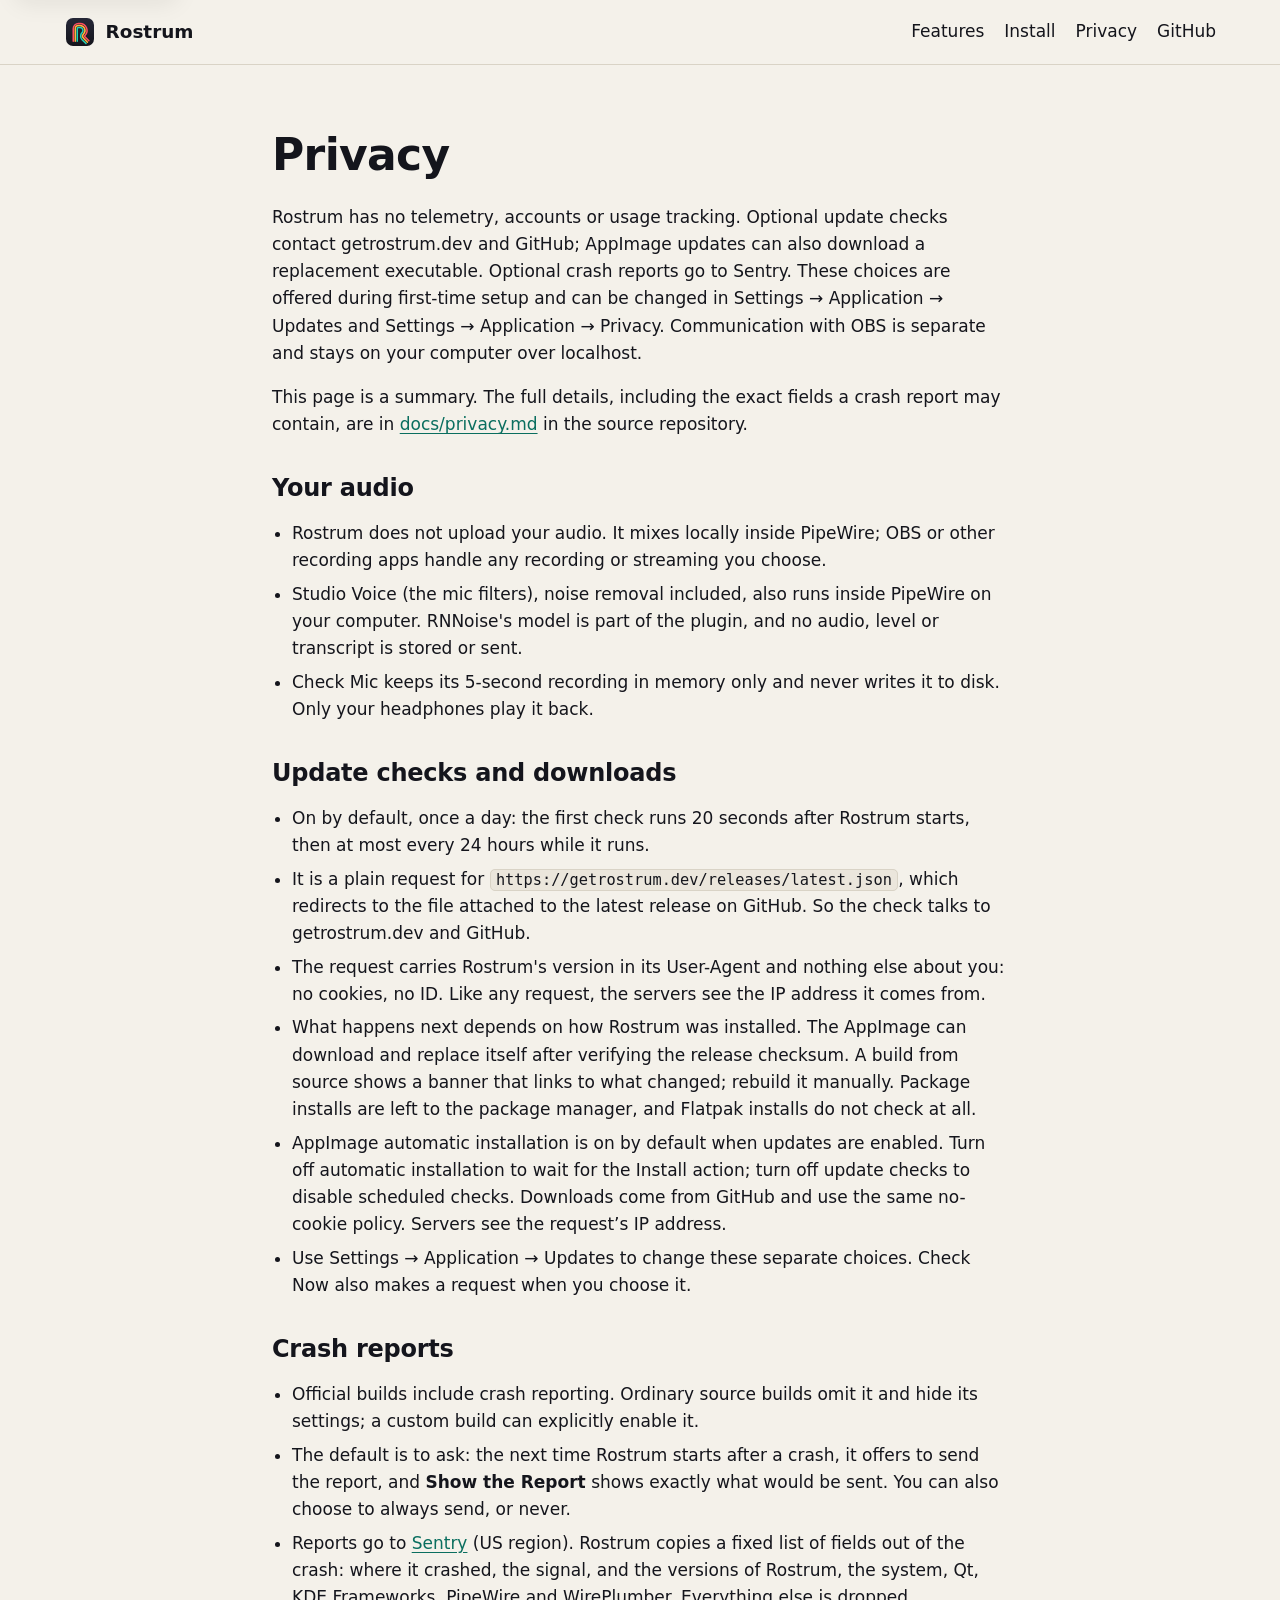
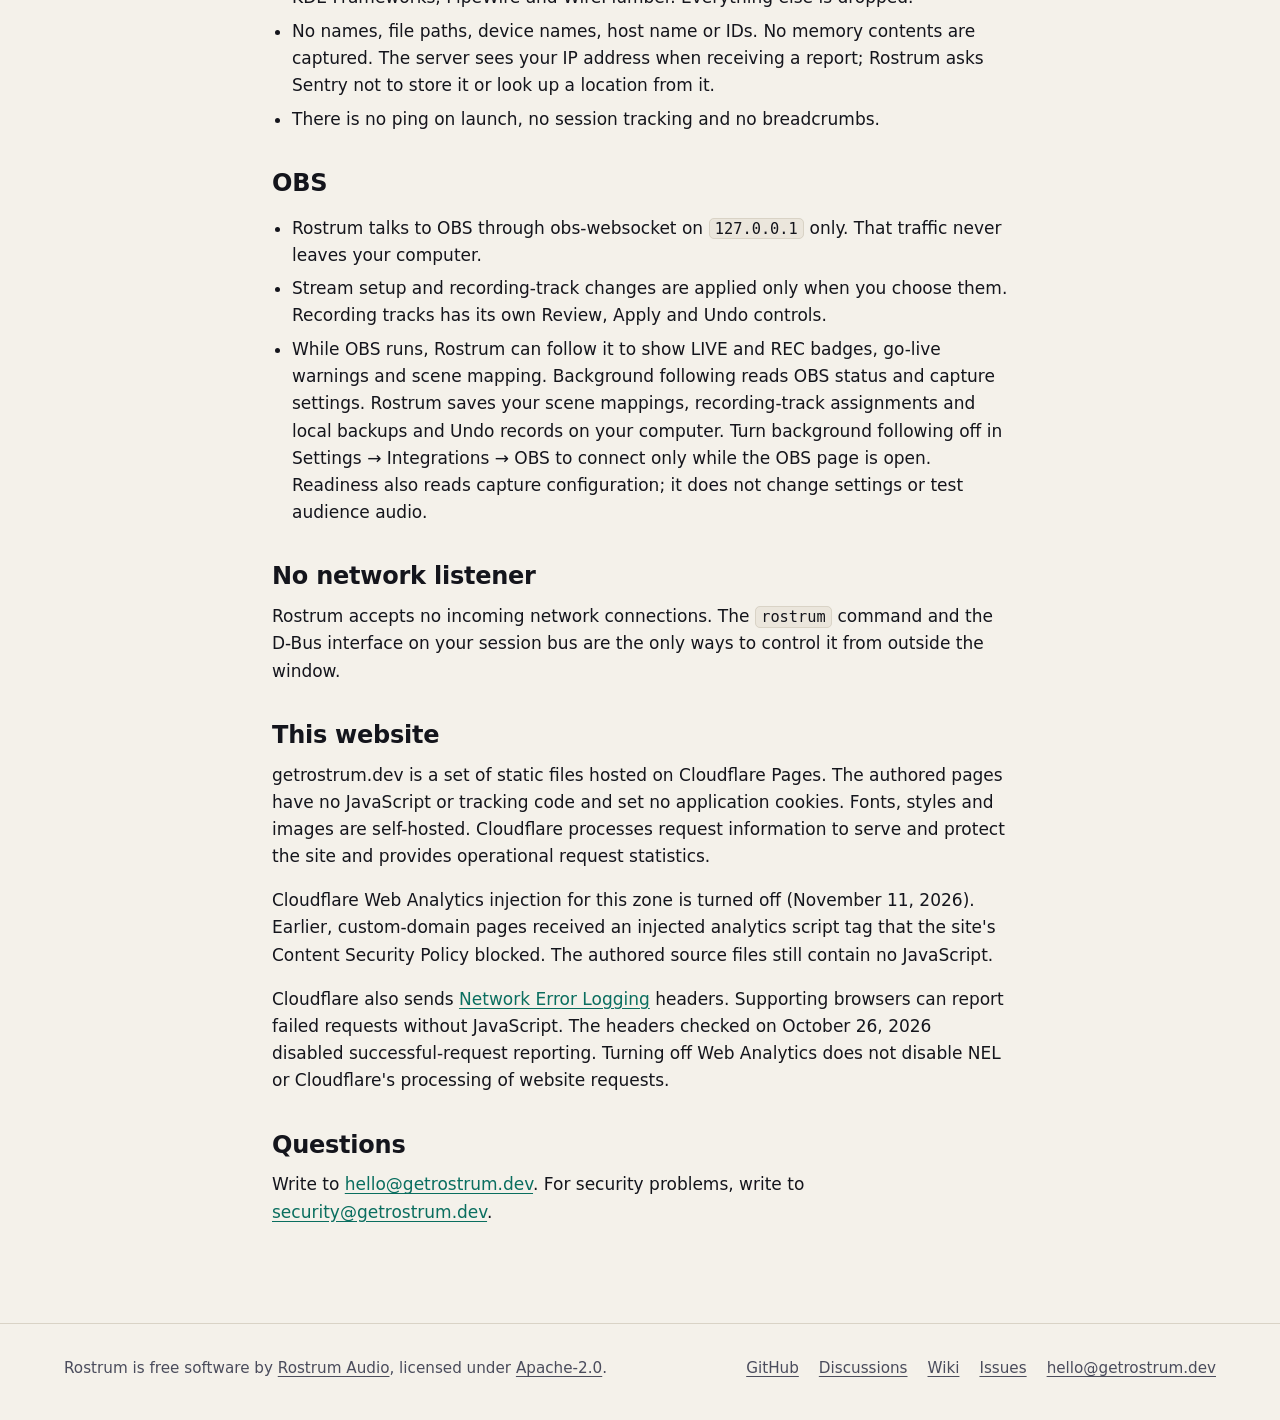
<file: privacy.html>
<!doctype html>
<html lang="en">
<head>
  <meta charset="utf-8">
  <meta name="viewport" content="width=device-width, initial-scale=1">
  <title>Privacy: Rostrum</title>
  <meta name="description" content="Rostrum's optional network features and privacy choices, plus Cloudflare's request processing and network-error reporting for this website.">
  <meta name="color-scheme" content="light dark">
  <meta name="theme-color" content="#f4f1ea" media="(prefers-color-scheme: light)">
  <meta name="theme-color" content="#14151c" media="(prefers-color-scheme: dark)">
  <link rel="canonical" href="https://getrostrum.dev/privacy.html">
  <link rel="icon" href="/favicon.svg" type="image/svg+xml">
  <link rel="apple-touch-icon" href="/apple-touch-icon.png">
  <link rel="stylesheet" href="style.css">
</head>
<body>
  <a class="skip-link" href="#main">Skip to content</a>

  <header class="site-header">
    <div class="wrap">
      <a class="brand" href="/" aria-label="Rostrum home">
        <img src="favicon.svg" alt="" width="32" height="32">
        <span>Rostrum</span>
      </a>
      <nav class="site-nav" aria-label="Main">
        <ul>
          <li><a href="/#features">Features</a></li>
          <li><a href="/#install">Install</a></li>
          <li><a href="privacy.html" aria-current="page">Privacy</a></li>
          <li><a href="https://github.com/rostrum-audio/rostrum">GitHub</a></li>
        </ul>
      </nav>
    </div>
  </header>

  <main id="main" class="page">
    <div class="wrap narrow">
      <h1>Privacy</h1>
      <p>
        Rostrum has no telemetry, accounts or usage tracking. Optional update checks contact
        getrostrum.dev and GitHub; AppImage updates can also download a replacement executable.
        Optional crash reports go to Sentry. These choices are offered during first-time setup
        and can be changed in Settings → Application → Updates and Settings → Application → Privacy. Communication with OBS
        is separate and stays on your computer over localhost.
      </p>
      <p>
        This page is a summary. The full details, including the exact fields a crash report may
        contain, are in
        <a href="https://github.com/rostrum-audio/rostrum/blob/main/docs/privacy.md">docs/privacy.md</a>
        in the source repository.
      </p>

      <h2>Your audio</h2>
      <ul>
        <li>Rostrum does not upload your audio. It mixes locally inside PipeWire; OBS or other recording apps handle any recording or streaming you choose.</li>
        <li>Studio Voice (the mic filters), noise removal included, also runs inside PipeWire on your computer. RNNoise's model is part of the plugin, and no audio, level or transcript is stored or sent.</li>
        <li>Check Mic keeps its 5-second recording in memory only and never writes it to disk. Only your headphones play it back.</li>
      </ul>

      <h2>Update checks and downloads</h2>
      <ul>
        <li>On by default, once a day: the first check runs 20 seconds after Rostrum starts, then at most every 24 hours while it runs.</li>
        <li>It is a plain request for <code>https://getrostrum.dev/releases/latest.json</code>, which redirects to the file attached to the latest release on GitHub. So the check talks to getrostrum.dev and GitHub.</li>
        <li>The request carries Rostrum's version in its User-Agent and nothing else about you: no cookies, no ID. Like any request, the servers see the IP address it comes from.</li>
        <li>What happens next depends on how Rostrum was installed. The AppImage can download and replace itself after verifying the release checksum. A build from source shows a banner that links to what changed; rebuild it manually. Package installs are left to the package manager, and Flatpak installs do not check at all.</li>
        <li>AppImage automatic installation is on by default when updates are enabled. Turn off automatic installation to wait for the Install action; turn off update checks to disable scheduled checks. Downloads come from GitHub and use the same no-cookie policy. Servers see the request’s IP address.</li>
        <li>Use Settings → Application → Updates to change these separate choices. Check Now also makes a request when you choose it.</li>
      </ul>

      <h2>Crash reports</h2>
      <ul>
        <li>Official builds include crash reporting. Ordinary source builds omit it and hide its settings; a custom build can explicitly enable it.</li>
        <li>The default is to ask: the next time Rostrum starts after a crash, it offers to send the report, and <strong>Show the Report</strong> shows exactly what would be sent. You can also choose to always send, or never.</li>
        <li>Reports go to <a href="https://sentry.io">Sentry</a> (US region). Rostrum copies a fixed list of fields out of the crash: where it crashed, the signal, and the versions of Rostrum, the system, Qt, KDE Frameworks, PipeWire and WirePlumber. Everything else is dropped.</li>
        <li>No names, file paths, device names, host name or IDs. No memory contents are captured. The server sees your IP address when receiving a report; Rostrum asks Sentry not to store it or look up a location from it.</li>
        <li>There is no ping on launch, no session tracking and no breadcrumbs.</li>
      </ul>

      <h2>OBS</h2>
      <ul>
        <li>Rostrum talks to OBS through obs-websocket on <code>127.0.0.1</code> only. That traffic never leaves your computer.</li>
        <li>Stream setup and recording-track changes are applied only when you choose them. Recording tracks has its own Review, Apply and Undo controls.</li>
        <li>While OBS runs, Rostrum can follow it to show LIVE and REC badges, go-live warnings and scene mapping. Background following reads OBS status and capture settings. Rostrum saves your scene mappings, recording-track assignments and local backups and Undo records on your computer. Turn background following off in Settings → Integrations → OBS to connect only while the OBS page is open. Readiness also reads capture configuration; it does not change settings or test audience audio.</li>
      </ul>

      <h2>No network listener</h2>
      <p>
        Rostrum accepts no incoming network connections. The <code>rostrum</code> command and the D-Bus interface on
        your session bus are the only ways to control it from outside the window.
      </p>

      <h2>This website</h2>
      <p>
        getrostrum.dev is a set of static files hosted on Cloudflare Pages. The authored pages have
        no JavaScript or tracking code and set no application cookies. Fonts, styles and images
        are self-hosted. Cloudflare processes request information to serve and protect the site
        and provides operational request statistics.
      </p>
      <p>
        Cloudflare Web Analytics injection for this zone is turned off (November 11, 2026).
        Earlier, custom-domain pages received an injected analytics script tag that the site's
        Content Security Policy blocked. The authored source files still contain no JavaScript.
      </p>
      <p>
        Cloudflare also sends
        <a href="https://developers.cloudflare.com/network-error-logging/">Network Error Logging</a>
        headers. Supporting browsers can report failed requests without JavaScript. The headers
        checked on October 26, 2026 disabled successful-request reporting. Turning off Web
        Analytics does not disable NEL or Cloudflare's processing of website requests.
      </p>

      <h2>Questions</h2>
      <p>
        <!--email_off-->Write to <a href="mailto:hello@getrostrum.dev">hello@getrostrum.dev</a>. For security
        problems, write to <a href="mailto:security@getrostrum.dev">security@getrostrum.dev</a>.<!--/email_off-->
      </p>
    </div>
  </main>

  <footer class="site-footer">
    <div class="wrap">
      <p>Rostrum is free software by <a href="https://github.com/rostrum-audio">Rostrum Audio</a>, licensed under <a href="https://github.com/rostrum-audio/rostrum/blob/main/LICENSE">Apache-2.0</a>.</p>
      <nav aria-label="Project links">
        <ul>
          <li><a href="https://github.com/rostrum-audio/rostrum">GitHub</a></li>
          <li><a href="https://github.com/rostrum-audio/rostrum/discussions">Discussions</a></li>
          <li><a href="https://github.com/rostrum-audio/rostrum/wiki">Wiki</a></li>
          <li><a href="https://github.com/rostrum-audio/rostrum/issues">Issues</a></li>
          <li><!--email_off--><a href="mailto:hello@getrostrum.dev">hello@getrostrum.dev</a><!--/email_off--></li>
        </ul>
      </nav>
    </div>
  </footer>
</body>
</html>
</file>
<file: style.css>
/* Rostrum: getrostrum.dev */

:root {
  color-scheme: light dark;

  --ink: #14151c;
  --ink-2: #262838;
  --cream: #f4f1ea;
  --teal: #22d3b6;
  --amber: #ffb43c;
  --red: #ff4f5e;

  --bg: var(--cream);
  --bg-raised: #fffdf8;
  --bg-sunken: #ebe6dc;
  --text: var(--ink);
  --text-muted: #4a4c5c;
  --border: #d9d3c6;
  --link: #0a6e5f;
  --focus: #0a6e5f;
  --code-bg: var(--ink);
  --code-text: var(--cream);

  --radius: 14px;
  --radius-small: 8px;
  --max: 72rem;
  --shadow: 0 1px 2px rgb(20 21 28 / 0.06), 0 8px 24px rgb(20 21 28 / 0.08);

  --font: system-ui, -apple-system, "Segoe UI", "Noto Sans", Cantarell, Ubuntu, Roboto,
    "Helvetica Neue", Arial, sans-serif;
  --mono: ui-monospace, "SFMono-Regular", "JetBrains Mono", "DejaVu Sans Mono", Menlo, Consolas,
    monospace;
}

@media (prefers-color-scheme: dark) {
  :root {
    --bg: var(--ink);
    --bg-raised: #1c1d27;
    --bg-sunken: #101117;
    --text: var(--cream);
    --text-muted: #b9b6c4;
    --border: #2f3142;
    --link: var(--teal);
    --focus: var(--amber);
    --code-bg: #0c0d12;
    --code-text: var(--cream);
    --shadow: 0 1px 2px rgb(0 0 0 / 0.3), 0 8px 24px rgb(0 0 0 / 0.35);
  }
}

*,
*::before,
*::after {
  box-sizing: border-box;
}

html {
  -webkit-text-size-adjust: 100%;
  text-size-adjust: 100%;
}

@media (prefers-reduced-motion: no-preference) {
  html {
    scroll-behavior: smooth;
  }
}

body {
  margin: 0;
  background: var(--bg);
  color: var(--text);
  font-family: var(--font);
  font-size: 1.0625rem;
  line-height: 1.6;
}

img {
  max-width: 100%;
  height: auto;
  display: block;
}

a {
  color: var(--link);
  text-underline-offset: 0.18em;
}

a:hover {
  text-decoration-thickness: 2px;
}

:focus-visible {
  outline: 3px solid var(--focus);
  outline-offset: 3px;
  border-radius: 4px;
}

h1,
h2,
h3 {
  line-height: 1.2;
  margin: 0 0 0.5em;
}

h2 {
  font-size: clamp(1.6rem, 1.2rem + 1.5vw, 2.2rem);
  letter-spacing: -0.01em;
}

h3 {
  font-size: 1.15rem;
}

p {
  margin: 0 0 1em;
}

code {
  font-family: var(--mono);
  font-size: 0.9em;
  background: var(--bg-sunken);
  border: 1px solid var(--border);
  border-radius: 5px;
  padding: 0.05em 0.35em;
  overflow-wrap: anywhere;
}

pre {
  font-family: var(--mono);
  font-size: 0.9rem;
  line-height: 1.55;
  background: var(--code-bg);
  color: var(--code-text);
  border-radius: var(--radius-small);
  padding: 1rem 1.25rem;
  overflow-x: auto;
  margin: 0 0 1em;
}

pre code {
  background: none;
  border: 0;
  padding: 0;
  font-size: inherit;
  color: inherit;
  overflow-wrap: normal;
}

.wrap {
  width: min(100% - 2.5rem, var(--max));
  margin-inline: auto;
}

.narrow {
  max-width: 46rem;
}

.skip-link {
  position: absolute;
  left: 1rem;
  top: -3rem;
  z-index: 10;
  background: var(--bg-raised);
  color: var(--text);
  padding: 0.5rem 1rem;
  border-radius: var(--radius-small);
  box-shadow: var(--shadow);
}

.skip-link:focus {
  top: 1rem;
}

.visually-hidden {
  position: absolute;
  width: 1px;
  height: 1px;
  margin: -1px;
  padding: 0;
  overflow: hidden;
  clip: rect(0 0 0 0);
  white-space: nowrap;
  border: 0;
}

/* Header */

.site-header {
  border-bottom: 1px solid var(--border);
}

.site-header .wrap {
  display: flex;
  align-items: center;
  justify-content: space-between;
  gap: 1rem;
  min-height: 4rem;
  flex-wrap: wrap;
}

.brand {
  display: inline-flex;
  align-items: center;
  gap: 0.6rem;
  color: var(--text);
  font-weight: 700;
  font-size: 1.15rem;
  text-decoration: none;
}

.brand img {
  width: 32px;
  height: 32px;
}

.site-nav ul {
  display: flex;
  flex-wrap: wrap;
  gap: 0.25rem 1.25rem;
  list-style: none;
  margin: 0;
  padding: 0;
}

.site-nav a {
  color: var(--text);
  text-decoration: none;
  font-weight: 500;
}

.site-nav a:hover {
  color: var(--link);
  text-decoration: underline;
}

/* Hero */

.hero {
  padding: clamp(2.5rem, 6vw, 5rem) 0 clamp(2rem, 4vw, 3rem);
  text-align: center;
}

.hero h1 {
  margin: 0 auto 1.25rem;
  width: min(100%, 26rem);
}

.hero h1 img {
  width: 100%;
}

.tagline {
  font-size: clamp(1.35rem, 1rem + 1.6vw, 2rem);
  font-weight: 650;
  letter-spacing: -0.01em;
  line-height: 1.25;
  margin-bottom: 0.75rem;
}

.lede {
  font-size: 1.15rem;
  color: var(--text-muted);
  max-width: 40rem;
  margin: 0 auto 1.75rem;
}

.actions {
  display: flex;
  flex-wrap: wrap;
  justify-content: center;
  gap: 0.75rem;
  margin-bottom: 1rem;
}

.button {
  display: inline-flex;
  align-items: center;
  justify-content: center;
  min-height: 3rem;
  padding: 0.7rem 1.4rem;
  border-radius: 999px;
  border: 2px solid transparent;
  font-weight: 650;
  text-decoration: none;
  transition: transform 0.1s ease, background-color 0.15s ease;
}

.button:hover {
  transform: translateY(-1px);
}

.button-primary {
  background: var(--red);
  color: var(--ink);
}

.button-primary:hover {
  background: #ff6d79;
}

.button-secondary {
  background: transparent;
  color: var(--text);
  border-color: var(--text);
}

.button-secondary:hover {
  background: var(--bg-sunken);
}

.hero-note {
  font-size: 0.95rem;
  color: var(--text-muted);
  margin: 0;
}

.shot {
  margin: 0;
}

.shot img {
  border-radius: var(--radius);
  border: 1px solid var(--border);
  box-shadow: var(--shadow);
  background: var(--ink);
}

.shot figcaption {
  font-size: 0.95rem;
  color: var(--text-muted);
  margin-top: 0.75rem;
}

.hero-shot {
  margin-top: clamp(2rem, 5vw, 3.5rem);
}

/* Sections */

.section {
  padding: clamp(3rem, 7vw, 5rem) 0;
  border-top: 1px solid var(--border);
}

.section-alt {
  background: var(--bg-sunken);
}

.section-intro {
  color: var(--text-muted);
  font-size: 1.1rem;
  max-width: 44rem;
  margin-bottom: 2rem;
}

.meters {
  display: flex;
  gap: 5px;
  margin-bottom: 1rem;
}

.meters span {
  display: block;
  width: 28px;
  height: 5px;
  border-radius: 3px;
}

.meters span:nth-child(1) {
  background: var(--red);
}

.meters span:nth-child(2) {
  background: var(--amber);
}

.meters span:nth-child(3) {
  background: var(--teal);
}

.compare {
  display: grid;
  grid-template-columns: repeat(auto-fit, minmax(min(100%, 20rem), 1fr));
  gap: 1.25rem;
  margin-top: 2rem;
}

.compare > div {
  background: var(--bg-raised);
  border: 1px solid var(--border);
  border-radius: var(--radius);
  padding: 1.25rem 1.5rem;
}

.compare h3 {
  margin-bottom: 0.4rem;
}

.compare p {
  margin: 0;
  color: var(--text-muted);
}

/* Feature grid */

.features {
  list-style: none;
  margin: 0;
  padding: 0;
  display: grid;
  grid-template-columns: repeat(auto-fill, minmax(min(100%, 17rem), 1fr));
  gap: 1.25rem;
}

.features li {
  background: var(--bg-raised);
  border: 1px solid var(--border);
  border-top: 4px solid var(--accent, var(--teal));
  border-radius: var(--radius);
  padding: 1.25rem 1.4rem 1.1rem;
}

.features li:nth-child(3n + 1) {
  --accent: var(--red);
}

.features li:nth-child(3n + 2) {
  --accent: var(--amber);
}

.features li:nth-child(3n) {
  --accent: var(--teal);
}

.features h3 {
  margin-bottom: 0.35rem;
}

.features p {
  margin: 0;
  color: var(--text-muted);
  font-size: 1rem;
}

/* Gallery */

.gallery {
  display: grid;
  grid-template-columns: repeat(auto-fit, minmax(min(100%, 26rem), 1fr));
  gap: 2rem 1.5rem;
}

.zoom {
  display: block;
  width: 100%;
  padding: 0;
  border: 0;
  border-radius: var(--radius);
  background: none;
  font: inherit;
  cursor: zoom-in;
}

.zoom img {
  transition: transform 0.15s ease, box-shadow 0.15s ease;
}

.zoom:hover img {
  transform: translateY(-2px);
  box-shadow: 0 2px 4px rgb(0 0 0 / 0.12), 0 14px 36px rgb(0 0 0 / 0.22);
}

.lightbox {
  display: none;
  inset: 0;
  width: 100vw;
  height: 100vh;
  height: 100dvh;
  max-width: none;
  max-height: none;
  margin: 0;
  padding: 0;
  border: 0;
  background: transparent;
  overflow: hidden;
}

.lightbox:popover-open {
  display: block;
}

.lightbox::backdrop {
  background: rgb(10 11 16 / 0.88);
}

.lightbox button {
  display: grid;
  place-items: center;
  width: 100%;
  height: 100%;
  padding: clamp(0.75rem, 3vw, 2.5rem);
  border: 0;
  background: none;
  font: inherit;
  cursor: zoom-out;
}

.lightbox img {
  width: auto;
  max-width: 100%;
  max-height: 100%;
  border-radius: var(--radius-small);
  box-shadow: 0 12px 48px rgb(0 0 0 / 0.5);
}

.lightbox-close {
  position: fixed;
  top: 1rem;
  right: 1rem;
  display: grid;
  place-items: center;
  width: 2.75rem;
  height: 2.75rem;
  border-radius: 999px;
  background: rgb(255 255 255 / 0.14);
  color: #fff;
  font-size: 1.25rem;
  line-height: 1;
}

.lightbox button:hover .lightbox-close {
  background: rgb(255 255 255 / 0.24);
}

/* Privacy */

.privacy-list {
  list-style: none;
  margin: 0 0 1.5rem;
  padding: 0;
  display: grid;
  gap: 1.25rem 2rem;
  max-width: 56rem;
}

@media (min-width: 48rem) {
  .privacy-list {
    grid-template-columns: 1fr 1fr;
  }
}

.privacy-list li {
  min-width: 0;
  overflow-wrap: anywhere;
  padding-left: 1.1rem;
  border-left: 3px solid var(--teal);
}

.privacy-list strong {
  display: block;
}

.privacy-list span {
  color: var(--text-muted);
}

/* Install */

.steps {
  padding-left: 1.25rem;
  margin: 0 0 1.5rem;
}

.steps li {
  margin-bottom: 0.5rem;
}

/* Long-form pages */

.page {
  padding: clamp(2.5rem, 6vw, 4rem) 0 clamp(3rem, 7vw, 5rem);
}

.page h1 {
  font-size: clamp(2rem, 1.5rem + 2vw, 2.75rem);
  letter-spacing: -0.015em;
}

.page h2 {
  font-size: 1.5rem;
  margin-top: 2.25rem;
}

.page ul {
  padding-left: 1.25rem;
}

.page li {
  margin-bottom: 0.4rem;
}

.not-found {
  text-align: center;
  padding: clamp(4rem, 12vw, 8rem) 0;
}

.not-found .meters {
  justify-content: center;
}

.not-found .actions {
  margin-top: 1.5rem;
}

/* Footer */

.site-footer {
  border-top: 1px solid var(--border);
  padding: 2rem 0 2.5rem;
  font-size: 0.95rem;
  color: var(--text-muted);
}

.site-footer .wrap {
  display: flex;
  flex-wrap: wrap;
  justify-content: space-between;
  gap: 1rem 2rem;
}

.site-footer p {
  margin: 0;
}

.site-footer ul {
  display: flex;
  flex-wrap: wrap;
  gap: 0.25rem 1.25rem;
  list-style: none;
  margin: 0;
  padding: 0;
}

.site-footer a {
  color: var(--text-muted);
}

.site-footer a:hover {
  color: var(--link);
}

@media (prefers-reduced-motion: reduce) {
  .button {
    transition: none;
  }

  .button:hover {
    transform: none;
  }

  .zoom img {
    transition: none;
  }

  .zoom:hover img {
    transform: none;
  }
}
</file>
